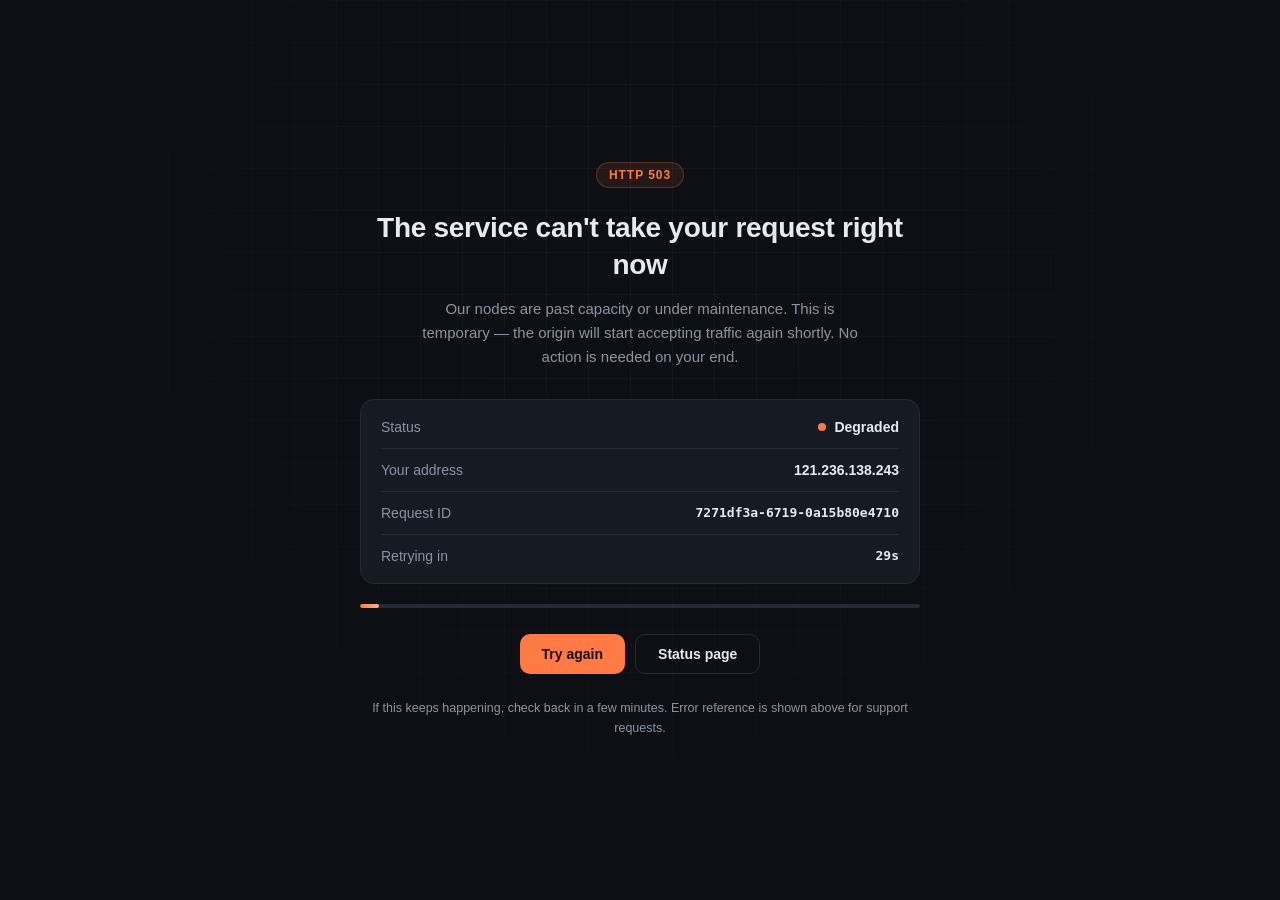
<file: custom-sni-templates/01-outage/index.html>
<!doctype html>
<html lang="en">
<head>
<meta charset="UTF-8">
<meta name="viewport" content="width=device-width, initial-scale=1.0">
<title>503 · Service Temporarily Unavailable</title>
<link rel="icon" href="data:image/svg+xml,%3Csvg xmlns='http://www.w3.org/2000/svg' viewBox='0 0 32 32'%3E%3Crect width='32' height='32' rx='7' fill='%23161a22'/%3E%3Cpath d='M9 21l7-11 7 11z' fill='none' stroke='%23ff7a45' stroke-width='2.4' stroke-linejoin='round'/%3E%3Ccircle cx='16' cy='18' r='1.4' fill='%23ff7a45'/%3E%3C/svg%3E">
<link rel="stylesheet" href="assets/style.css">
</head>
<body>
  <div class="grid-bg"></div>

  <main class="wrap">
    <div class="badge">HTTP 503</div>
    <h1>The service can't take your request right now</h1>
    <p class="lede">Our nodes are past capacity or under maintenance. This is temporary — the origin will start accepting traffic again shortly. No action is needed on your end.</p>

    <div class="panel">
      <div class="row">
        <span class="label">Status</span>
        <span class="value"><i class="dot"></i> Degraded</span>
      </div>
      <div class="row">
        <span class="label">Your address</span>
        <span class="value" id="clientAddr">resolving…</span>
      </div>
      <div class="row">
        <span class="label">Request ID</span>
        <span class="value mono" id="reqId">—</span>
      </div>
      <div class="row">
        <span class="label">Retrying in</span>
        <span class="value mono" id="countdown">30s</span>
      </div>
    </div>

    <div class="bar"><div class="bar-fill" id="barFill"></div></div>

    <div class="actions">
      <button id="retryBtn" class="btn">Try again</button>
      <a href="#" class="btn ghost" onclick="return false;">Status page</a>
    </div>

    <p class="foot">If this keeps happening, check back in a few minutes. Error reference is shown above for support requests.</p>
  </main>

  <script src="assets/script.js"></script>
</body>
</html>
</file>
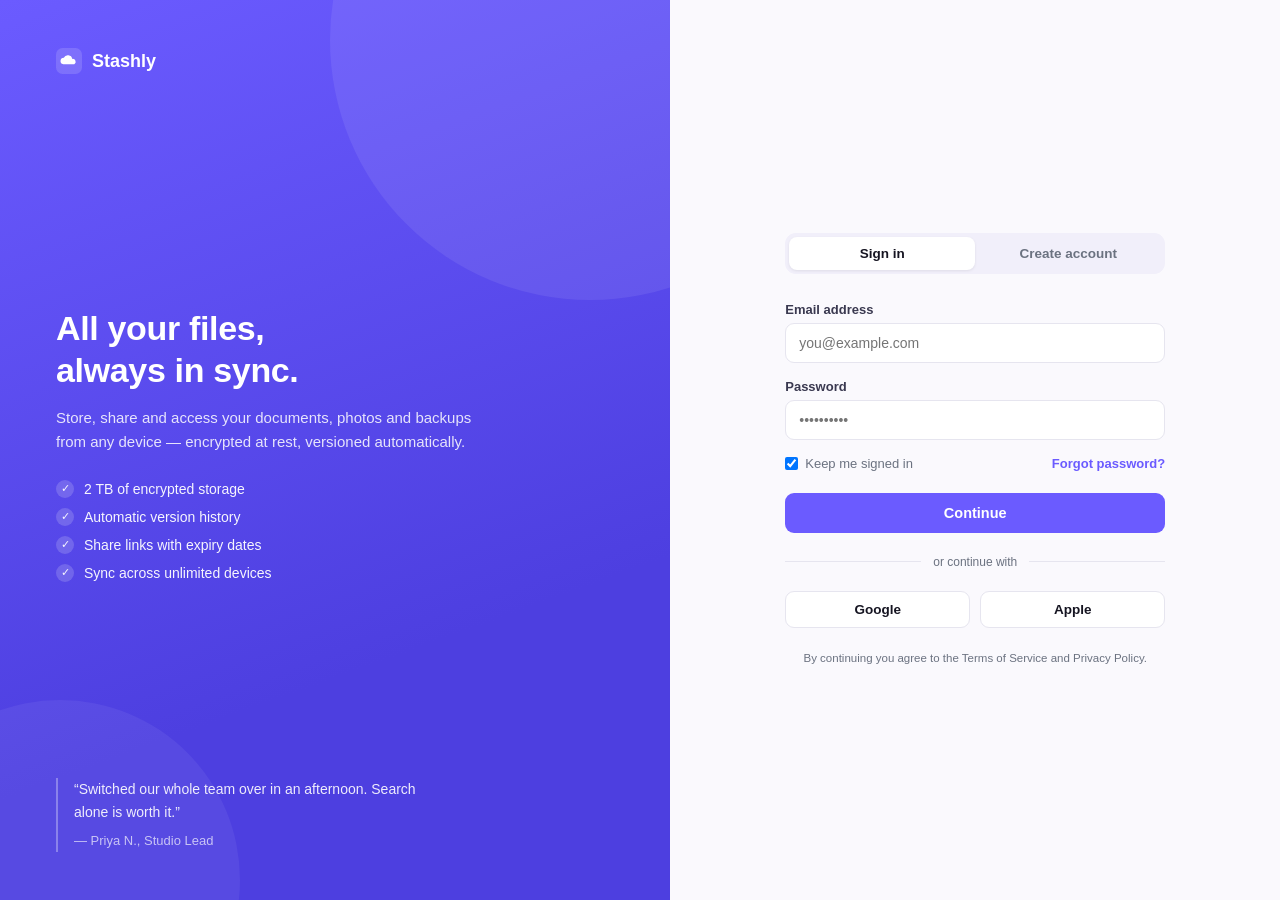
<file: custom-sni-templates/02-cloudbox/index.html>
<!doctype html>
<html lang="en">
<head>
<meta charset="UTF-8">
<meta name="viewport" content="width=device-width, initial-scale=1.0">
<title>Stashly — Your files, everywhere</title>
<link rel="icon" href="data:image/svg+xml,%3Csvg xmlns='http://www.w3.org/2000/svg' viewBox='0 0 32 32'%3E%3Crect width='32' height='32' rx='8' fill='%236b5bff'/%3E%3Cpath d='M9 20a4 4 0 01.6-7.96A5.5 5.5 0 0120 13.4 3.6 3.6 0 0122.5 20H9z' fill='%23fff'/%3E%3C/svg%3E">
<link rel="stylesheet" href="assets/style.css">
</head>
<body>
  <div class="page">
    <section class="brand-pane">
      <div class="brand-top">
        <div class="logo">
          <svg width="26" height="26" viewBox="0 0 32 32"><rect width="32" height="32" rx="8" fill="#fff" fill-opacity=".15"/><path d="M9 20a4 4 0 01.6-7.96A5.5 5.5 0 0120 13.4 3.6 3.6 0 0122.5 20H9z" fill="#fff"/></svg>
          <span>Stashly</span>
        </div>
      </div>

      <div class="brand-mid">
        <h1>All your files,<br>always in sync.</h1>
        <p>Store, share and access your documents, photos and backups from any device — encrypted at rest, versioned automatically.</p>

        <ul class="features">
          <li><span class="ico">✓</span> 2 TB of encrypted storage</li>
          <li><span class="ico">✓</span> Automatic version history</li>
          <li><span class="ico">✓</span> Share links with expiry dates</li>
          <li><span class="ico">✓</span> Sync across unlimited devices</li>
        </ul>
      </div>

      <blockquote class="quote">
        “Switched our whole team over in an afternoon. Search alone is worth it.”
        <cite>— Priya N., Studio Lead</cite>
      </blockquote>
    </section>

    <section class="form-pane">
      <div class="form-card">
        <div class="tabs">
          <button class="tab active" data-tab="signin">Sign in</button>
          <button class="tab" data-tab="signup">Create account</button>
        </div>

        <form id="authForm" autocomplete="off">
          <label class="field">
            <span>Email address</span>
            <input type="email" placeholder="you@example.com" required>
          </label>
          <label class="field">
            <span>Password</span>
            <input type="password" placeholder="••••••••••" required>
          </label>

          <div class="row-between">
            <label class="check"><input type="checkbox" checked> Keep me signed in</label>
            <a href="#" onclick="return false;">Forgot password?</a>
          </div>

          <button type="submit" class="submit" id="submitBtn">Continue</button>
        </form>

        <div class="divider"><span>or continue with</span></div>

        <div class="sso">
          <button type="button" class="sso-btn">Google</button>
          <button type="button" class="sso-btn">Apple</button>
        </div>

        <p class="terms">By continuing you agree to the Terms of Service and Privacy Policy.</p>
      </div>
    </section>
  </div>

  <script src="assets/script.js"></script>
</body>
</html>
</file>
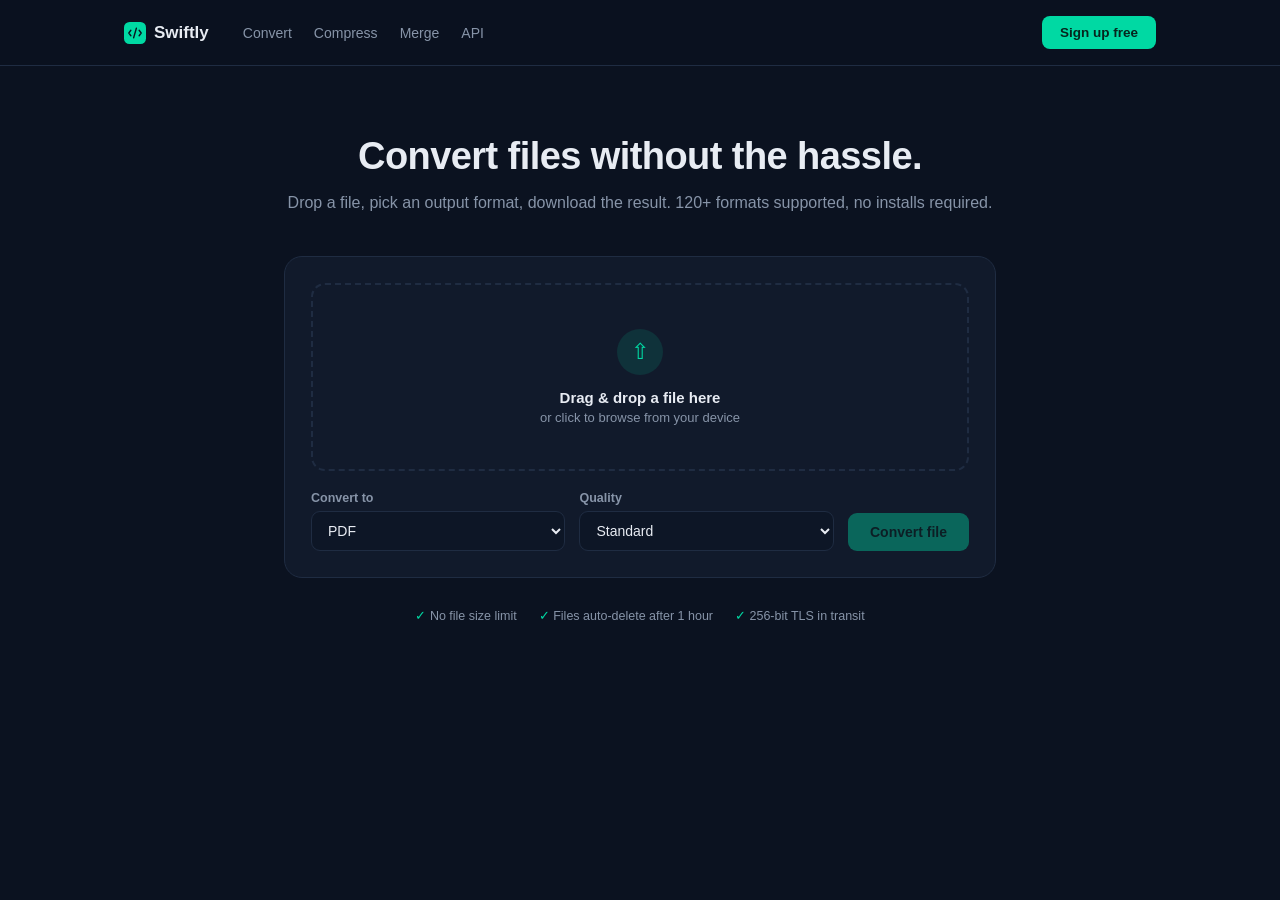
<file: custom-sni-templates/03-swiftconvert/index.html>
<!doctype html>
<html lang="en">
<head>
<meta charset="UTF-8">
<meta name="viewport" content="width=device-width, initial-scale=1.0">
<title>Swiftly — Convert any file in seconds</title>
<link rel="icon" href="data:image/svg+xml,%3Csvg xmlns='http://www.w3.org/2000/svg' viewBox='0 0 32 32'%3E%3Crect width='32' height='32' rx='8' fill='%23111827'/%3E%3Cpath d='M10 12l-3 4 3 4M22 12l3 4-3 4M18 9l-4 14' stroke='%2300d9a3' stroke-width='2' fill='none' stroke-linecap='round' stroke-linejoin='round'/%3E%3C/svg%3E">
<link rel="stylesheet" href="assets/style.css">
</head>
<body>
  <header class="nav">
    <div class="nav-inner">
      <div class="brand">
        <svg width="22" height="22" viewBox="0 0 32 32"><rect width="32" height="32" rx="8" fill="#00d9a3"/><path d="M10 12l-3 4 3 4M22 12l3 4-3 4M18 9l-4 14" stroke="#0b1220" stroke-width="2" fill="none" stroke-linecap="round" stroke-linejoin="round"/></svg>
        Swiftly
      </div>
      <nav class="links">
        <a href="#">Convert</a>
        <a href="#">Compress</a>
        <a href="#">Merge</a>
        <a href="#">API</a>
      </nav>
      <button class="cta">Sign up free</button>
    </div>
  </header>

  <main class="hero">
    <h1>Convert files without the hassle.</h1>
    <p>Drop a file, pick an output format, download the result. 120+ formats supported, no installs required.</p>

    <div class="converter">
      <div class="dropzone" id="dropzone">
        <div class="dz-icon">⇧</div>
        <p class="dz-title">Drag &amp; drop a file here</p>
        <p class="dz-sub">or click to browse from your device</p>
        <input type="file" id="fileInput" hidden>
      </div>

      <div class="options">
        <div class="opt">
          <label>Convert to</label>
          <select id="formatSelect">
            <optgroup label="Documents">
              <option>PDF</option>
              <option>DOCX</option>
              <option>ODT</option>
              <option>TXT</option>
            </optgroup>
            <optgroup label="Images">
              <option>PNG</option>
              <option>JPG</option>
              <option>WEBP</option>
              <option>SVG</option>
            </optgroup>
            <optgroup label="Audio / Video">
              <option>MP3</option>
              <option>MP4</option>
              <option>WAV</option>
              <option>GIF</option>
            </optgroup>
          </select>
        </div>
        <div class="opt">
          <label>Quality</label>
          <select>
            <option>Standard</option>
            <option>High</option>
            <option>Lossless</option>
          </select>
        </div>
        <button class="convert-btn" id="convertBtn" disabled>Convert file</button>
      </div>

      <div class="progress-wrap hidden" id="progressWrap">
        <div class="progress-row">
          <span id="progLabel">Converting…</span>
          <span id="progPct">0%</span>
        </div>
        <div class="progress-track"><div class="progress-fill" id="progFill"></div></div>
      </div>
    </div>

    <div class="badges">
      <span>No file size limit</span>
      <span>Files auto-delete after 1 hour</span>
      <span>256-bit TLS in transit</span>
    </div>
  </main>

  <script src="assets/script.js"></script>
</body>
</html>
</file>
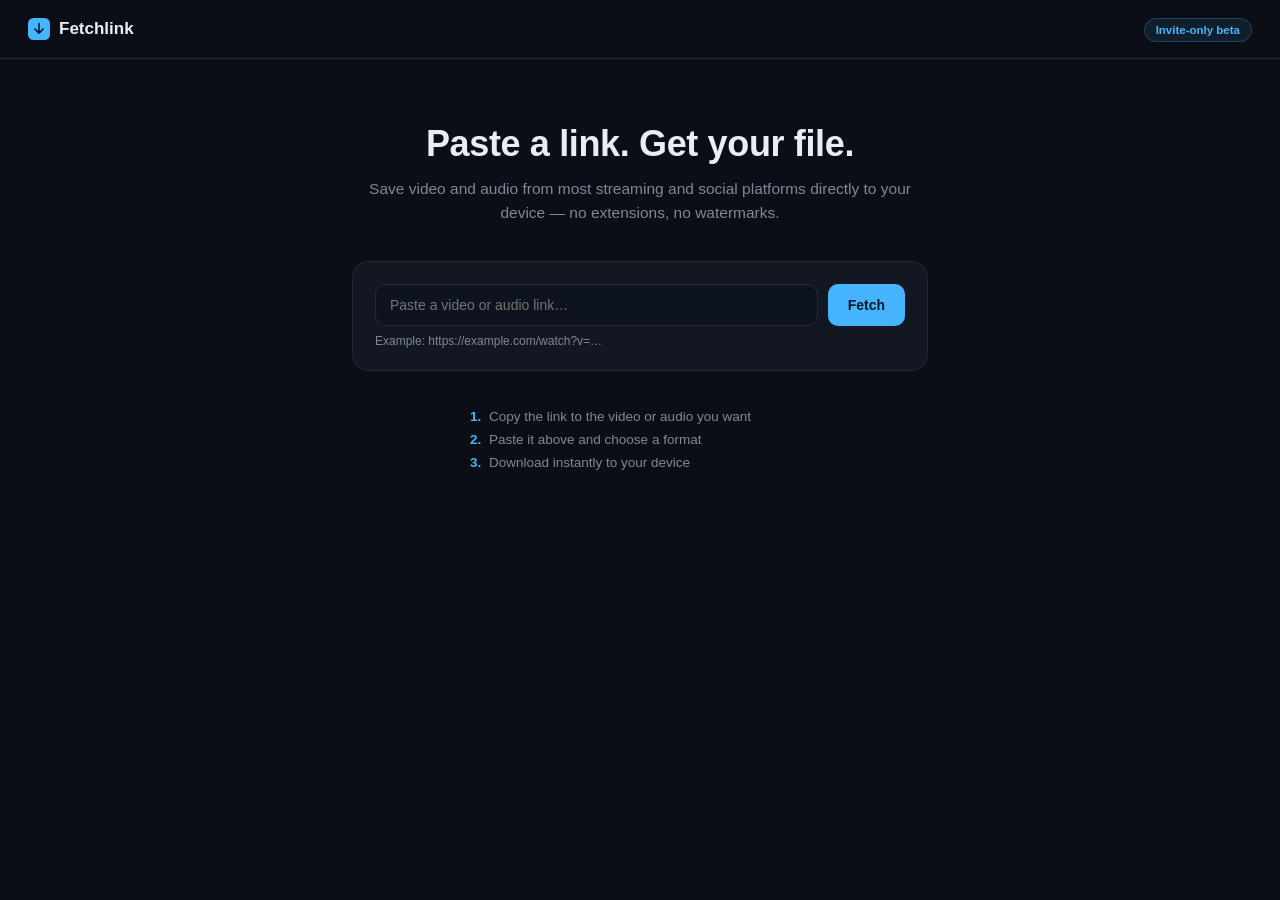
<file: custom-sni-templates/04-fetchlink/index.html>
<!doctype html>
<html lang="en">
<head>
<meta charset="UTF-8">
<meta name="viewport" content="width=device-width, initial-scale=1.0">
<title>Fetchlink — Save video &amp; audio from any link</title>
<link rel="icon" href="data:image/svg+xml,%3Csvg xmlns='http://www.w3.org/2000/svg' viewBox='0 0 32 32'%3E%3Crect width='32' height='32' rx='8' fill='%23131722'/%3E%3Cpath d='M16 8v13M10 16l6 6 6-6' stroke='%2347b4ff' stroke-width='2.3' fill='none' stroke-linecap='round' stroke-linejoin='round'/%3E%3C/svg%3E">
<link rel="stylesheet" href="assets/style.css">
</head>
<body>
  <header class="nav">
    <div class="brand">
      <svg width="22" height="22" viewBox="0 0 32 32"><rect width="32" height="32" rx="8" fill="#47b4ff"/><path d="M16 8v13M10 16l6 6 6-6" stroke="#0b1220" stroke-width="2.3" fill="none" stroke-linecap="round" stroke-linejoin="round"/></svg>
      Fetchlink
    </div>
    <div class="nav-right"><span class="pill">Invite-only beta</span></div>
  </header>

  <main class="hero">
    <h1>Paste a link. Get your file.</h1>
    <p>Save video and audio from most streaming and social platforms directly to your device — no extensions, no watermarks.</p>

    <div class="fetch-card" id="fetchCard">
      <div class="url-row">
        <input type="text" id="urlInput" placeholder="Paste a video or audio link…">
        <button id="fetchBtn">Fetch</button>
      </div>
      <p class="hint">Example: https://example.com/watch?v=…</p>

      <div class="results hidden" id="results">
        <div class="result-item">
          <div class="thumb"></div>
          <div class="meta">
            <div class="title">Requested media</div>
            <div class="sub">Detected · ready to export</div>
          </div>
        </div>
        <div class="quality-list" id="qualityList">
          <button class="q-opt" data-fmt="MP4 · 1080p">MP4 · 1080p<span>84.2 MB</span></button>
          <button class="q-opt" data-fmt="MP4 · 720p">MP4 · 720p<span>46.7 MB</span></button>
          <button class="q-opt" data-fmt="MP3 · audio only">MP3 · audio only<span>6.1 MB</span></button>
        </div>
      </div>
    </div>

    <div class="gate hidden" id="gate">
      <div class="gate-card">
        <h2>Enter your invite code</h2>
        <p>Fetchlink is in limited beta. Ask an existing member for a code, or join the waitlist.</p>
        <div class="gate-row">
          <input type="text" id="codeInput" maxlength="8" placeholder="XXXX-XXXX">
          <button id="codeBtn">Unlock</button>
        </div>
        <a href="#" class="waitlist" onclick="return false;">Join the waitlist instead</a>
      </div>
    </div>

    <ul class="steps">
      <li><b>1.</b> Copy the link to the video or audio you want</li>
      <li><b>2.</b> Paste it above and choose a format</li>
      <li><b>3.</b> Download instantly to your device</li>
    </ul>
  </main>

  <script src="assets/script.js"></script>
</body>
</html>
</file>
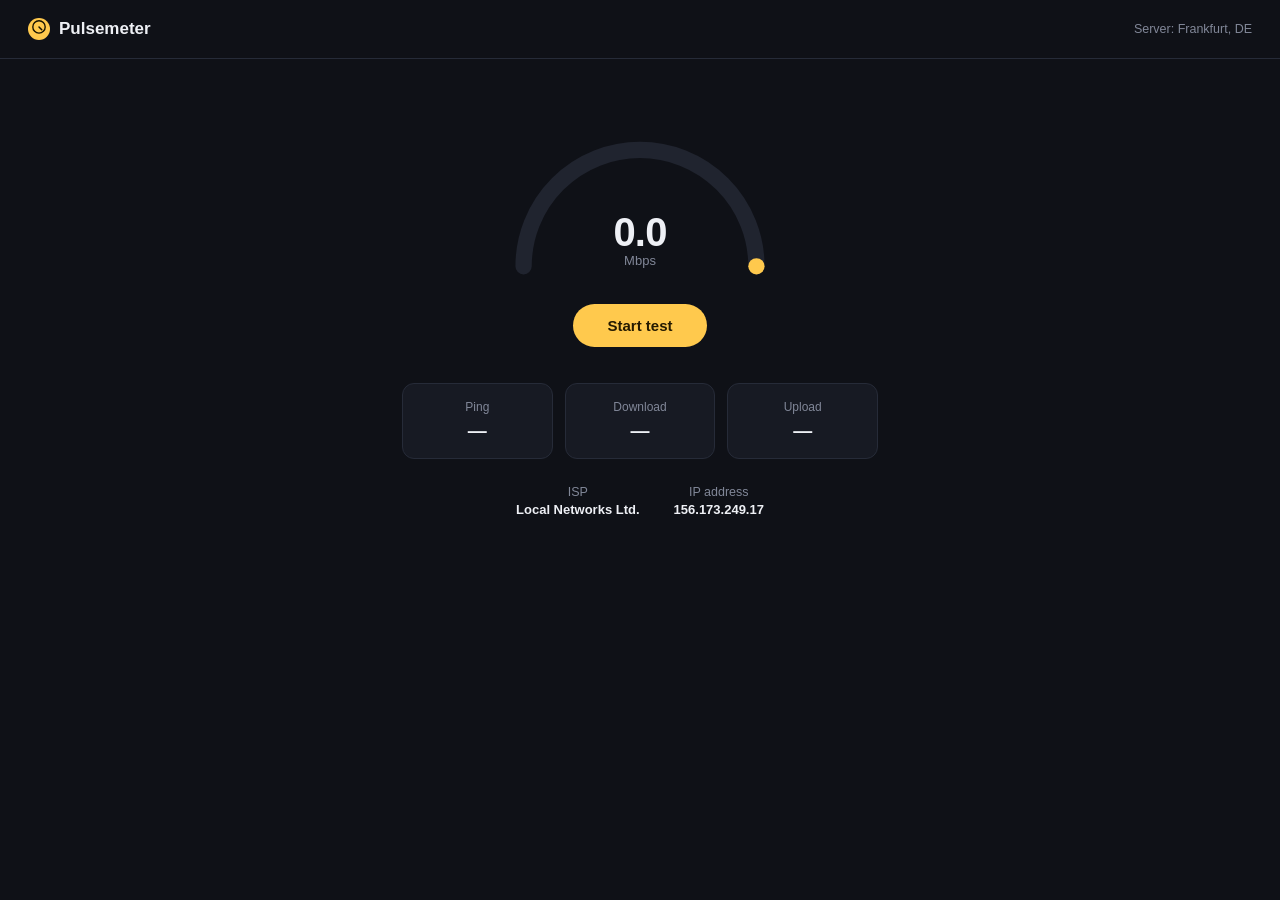
<file: custom-sni-templates/05-pulsemeter/index.html>
<!doctype html>
<html lang="en">
<head>
<meta charset="UTF-8">
<meta name="viewport" content="width=device-width, initial-scale=1.0">
<title>Pulsemeter — Test your connection speed</title>
<link rel="icon" href="data:image/svg+xml,%3Csvg xmlns='http://www.w3.org/2000/svg' viewBox='0 0 32 32'%3E%3Crect width='32' height='32' rx='8' fill='%230f1117'/%3E%3Cpath d='M16 22a9 9 0 100-18 9 9 0 000 18z' stroke='%23ffc94d' stroke-width='2' fill='none'/%3E%3Cpath d='M16 13l4 4' stroke='%23ffc94d' stroke-width='2.2' stroke-linecap='round'/%3E%3C/svg%3E">
<link rel="stylesheet" href="assets/style.css">
</head>
<body>
  <header class="nav">
    <div class="brand">
      <svg width="22" height="22" viewBox="0 0 32 32"><circle cx="16" cy="16" r="16" fill="#ffc94d"/><path d="M16 22a9 9 0 100-18 9 9 0 000 18z" stroke="#161200" stroke-width="2" fill="none"/><path d="M16 13l4 4" stroke="#161200" stroke-width="2.2" stroke-linecap="round"/></svg>
      Pulsemeter
    </div>
    <span class="server">Server: Frankfurt, DE</span>
  </header>

  <main class="hero">
    <div class="gauge-wrap">
      <svg class="gauge" viewBox="0 0 240 140" width="280" height="163">
        <path d="M20 130 A100 100 0 0 1 220 130" fill="none" stroke="#20242f" stroke-width="14" stroke-linecap="round"/>
        <path id="gaugeArc" d="M20 130 A100 100 0 0 1 220 130" fill="none" stroke="#ffc94d" stroke-width="14" stroke-linecap="round"
              stroke-dasharray="314" stroke-dashoffset="314"/>
      </svg>
      <div class="gauge-readout">
        <span class="gauge-num" id="speedNum">0.0</span>
        <span class="gauge-unit">Mbps</span>
      </div>
    </div>

    <button class="go-btn" id="goBtn">Start test</button>

    <div class="stats">
      <div class="stat">
        <span class="stat-label">Ping</span>
        <span class="stat-val" id="pingVal">—</span>
      </div>
      <div class="stat">
        <span class="stat-label">Download</span>
        <span class="stat-val" id="downVal">—</span>
      </div>
      <div class="stat">
        <span class="stat-label">Upload</span>
        <span class="stat-val" id="upVal">—</span>
      </div>
    </div>

    <div class="meta-row">
      <div><span>ISP</span><b>Local Networks Ltd.</b></div>
      <div><span>IP address</span><b id="ipVal">—</b></div>
    </div>
  </main>

  <script src="assets/script.js"></script>
</body>
</html>
</file>
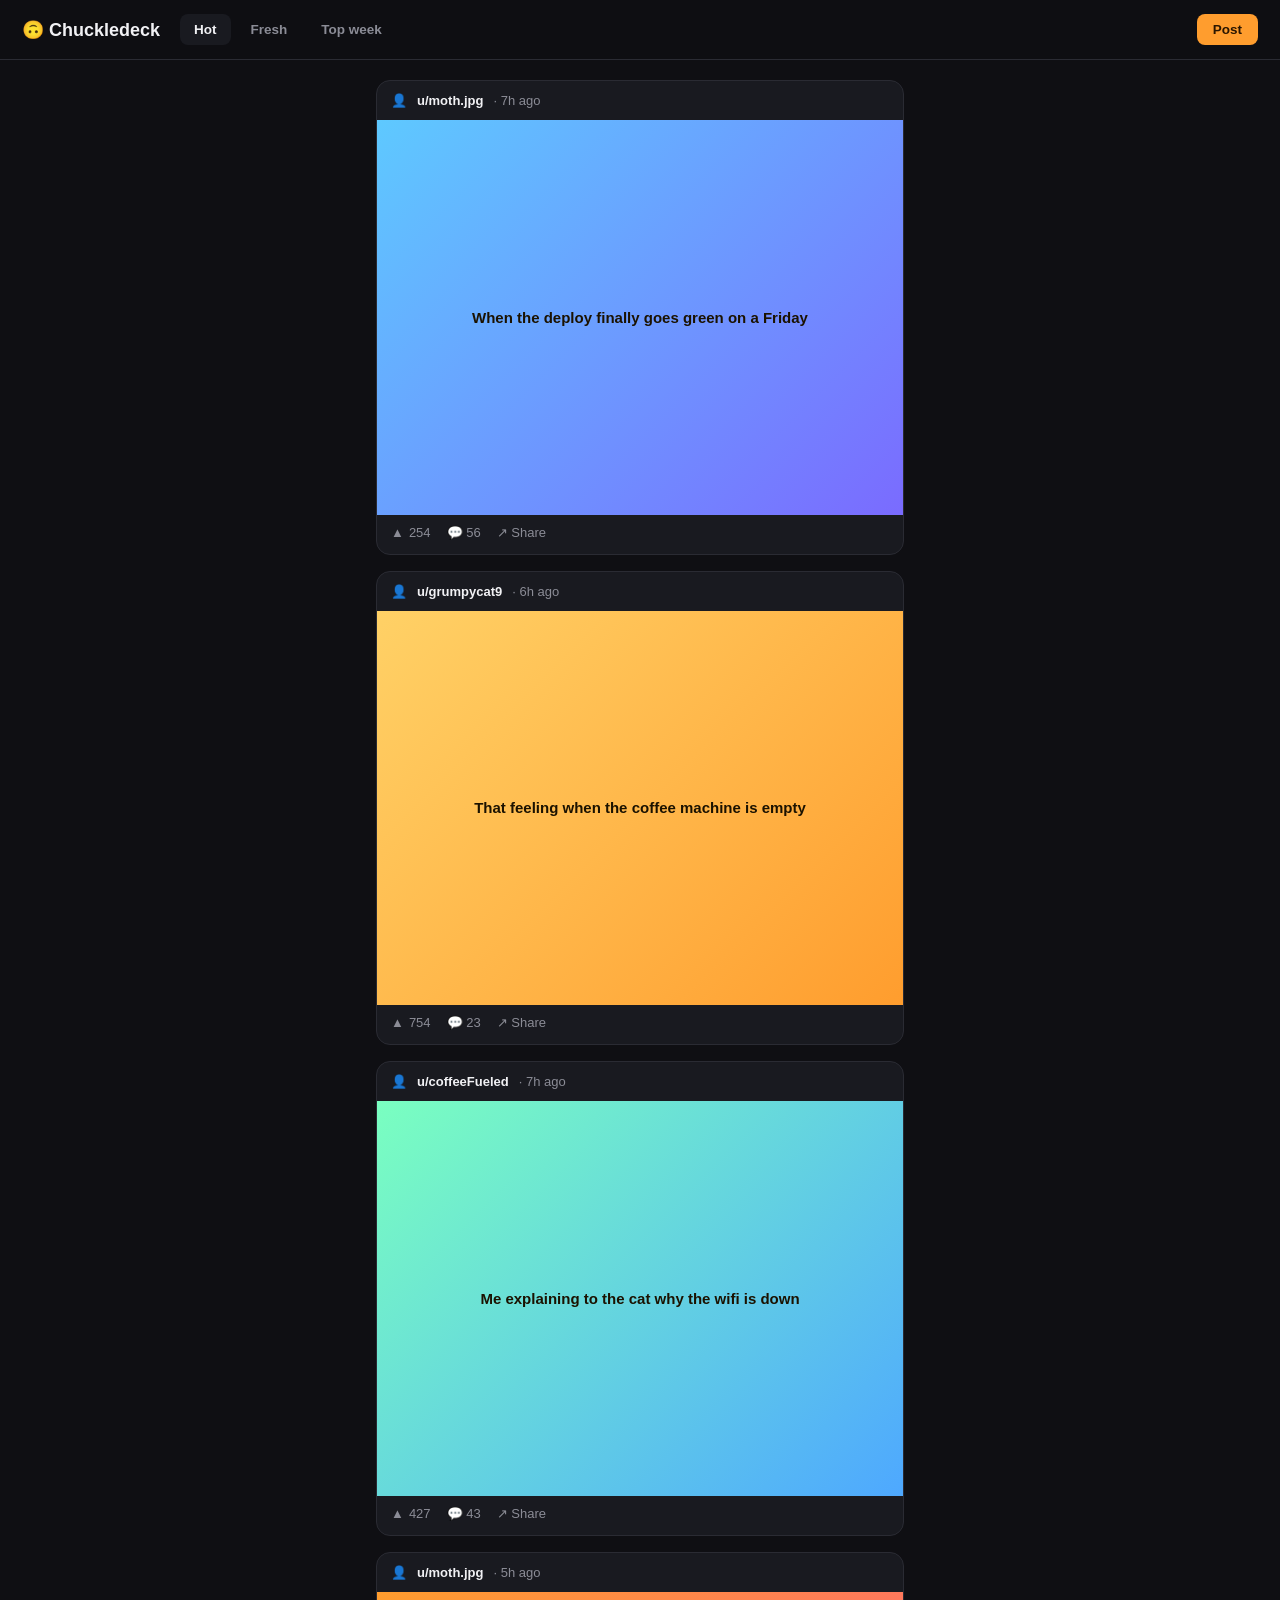
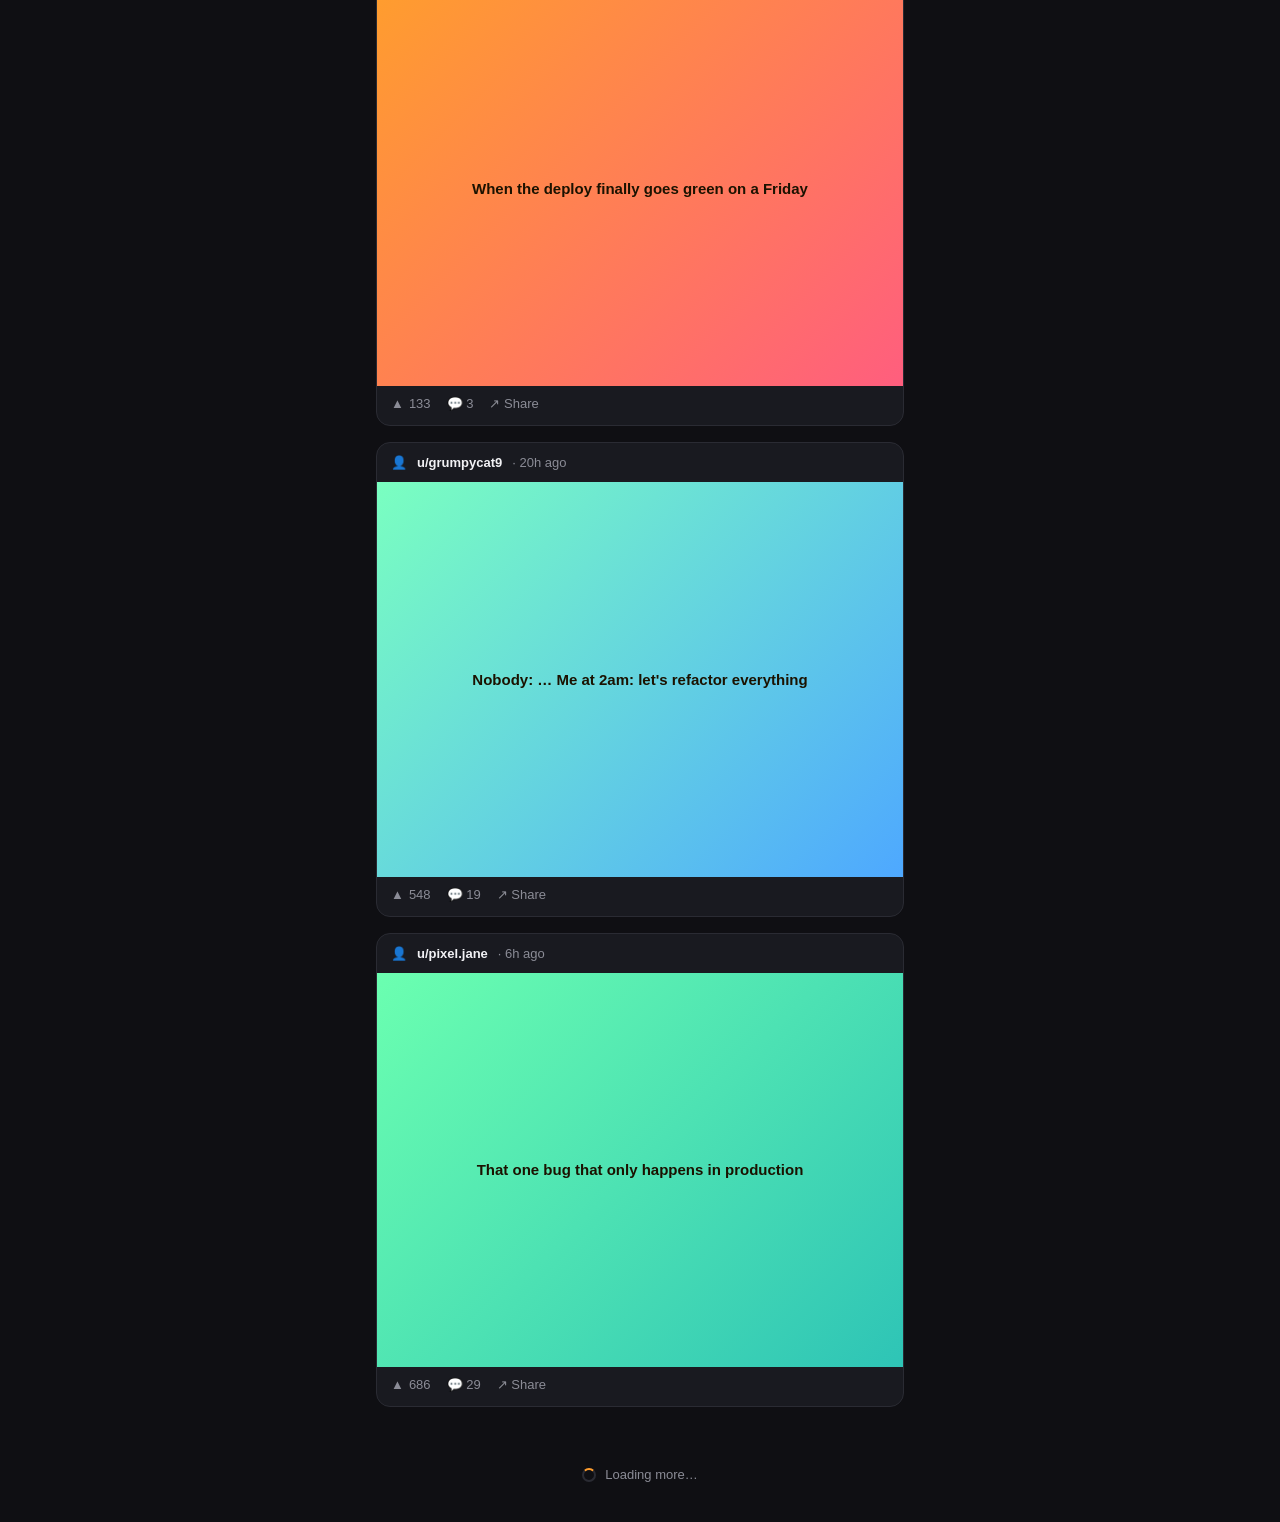
<file: custom-sni-templates/07-chuckledeck/index.html>
<!doctype html>
<html lang="en">
<head>
<meta charset="UTF-8">
<meta name="viewport" content="width=device-width, initial-scale=1.0">
<title>Chuckledeck — Fresh funny, every scroll</title>
<link rel="icon" href="data:image/svg+xml,%3Csvg xmlns='http://www.w3.org/2000/svg' viewBox='0 0 32 32'%3E%3Crect width='32' height='32' rx='8' fill='%23fff2d6'/%3E%3Ccircle cx='16' cy='16' r='9' fill='%23ff9d2e'/%3E%3Ccircle cx='13' cy='14' r='1.4' fill='%232b1600'/%3E%3Ccircle cx='19' cy='14' r='1.4' fill='%232b1600'/%3E%3Cpath d='M12 19c1.5 1.6 6.5 1.6 8 0' stroke='%232b1600' stroke-width='1.6' fill='none' stroke-linecap='round'/%3E%3C/svg%3E">
<link rel="stylesheet" href="assets/style.css">
</head>
<body>
  <header class="nav">
    <div class="brand">🙃 Chuckledeck</div>
    <nav class="tabs">
      <button class="tab active" data-tab="hot">Hot</button>
      <button class="tab" data-tab="fresh">Fresh</button>
      <button class="tab" data-tab="top">Top week</button>
    </nav>
    <button class="post-btn">Post</button>
  </header>

  <main class="feed" id="feed"></main>

  <div class="loader" id="loader">
    <span class="spinner"></span> Loading more…
  </div>

  <script src="assets/script.js"></script>
</body>
</html>
</file>
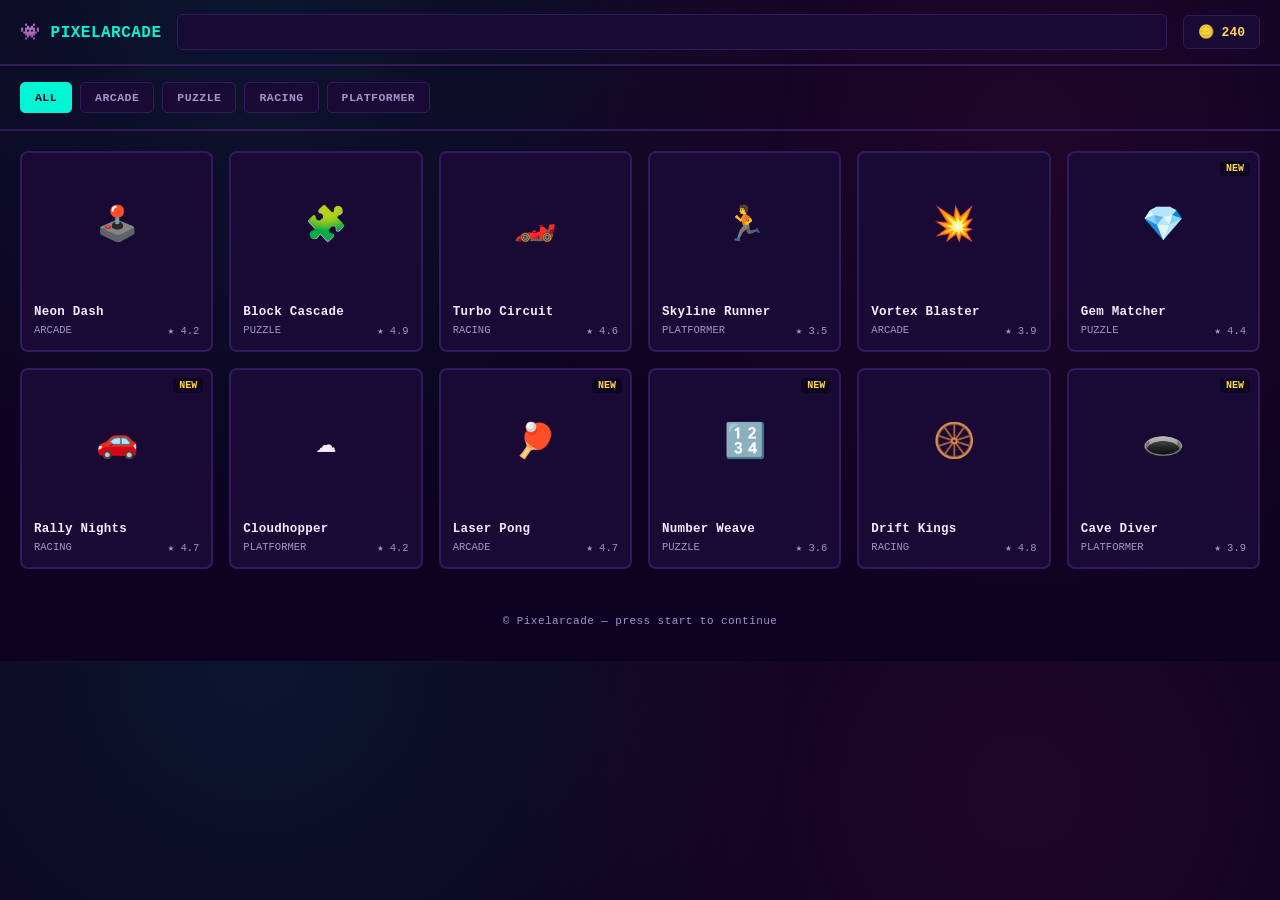
<file: custom-sni-templates/09-pixelarcade/index.html>
<!doctype html>
<html lang="en">
<head>
<meta charset="UTF-8">
<meta name="viewport" content="width=device-width, initial-scale=1.0">
<title>Pixelarcade — Free browser games</title>
<link rel="icon" href="data:image/svg+xml,%3Csvg xmlns='http://www.w3.org/2000/svg' viewBox='0 0 32 32'%3E%3Crect width='32' height='32' rx='6' fill='%230d0221'/%3E%3Crect x='8' y='13' width='16' height='9' rx='2' fill='%2300f5d4'/%3E%3Ccircle cx='12' cy='17.5' r='1.4' fill='%230d0221'/%3E%3Ccircle cx='20' cy='17.5' r='1.4' fill='%230d0221'/%3E%3C/svg%3E">
<link rel="stylesheet" href="assets/style.css">
</head>
<body>
  <header class="nav">
    <div class="brand">👾 PIXELARCADE</div>
    <div class="marquee"><span id="marqueeText">HIGH SCORE CHALLENGE THIS WEEK · NEW GAME EVERY FRIDAY · 100% FREE, NO DOWNLOAD ·&nbsp;</span></div>
    <button class="coin-btn">🪙 <span id="coinCount">240</span></button>
  </header>

  <div class="tape">
    <button class="cat active" data-cat="all">ALL</button>
    <button class="cat" data-cat="arcade">ARCADE</button>
    <button class="cat" data-cat="puzzle">PUZZLE</button>
    <button class="cat" data-cat="racing">RACING</button>
    <button class="cat" data-cat="platformer">PLATFORMER</button>
  </div>

  <main class="grid" id="grid"></main>

  <footer class="foot">© Pixelarcade — press start to continue</footer>

  <script src="assets/script.js"></script>
</body>
</html>
</file>
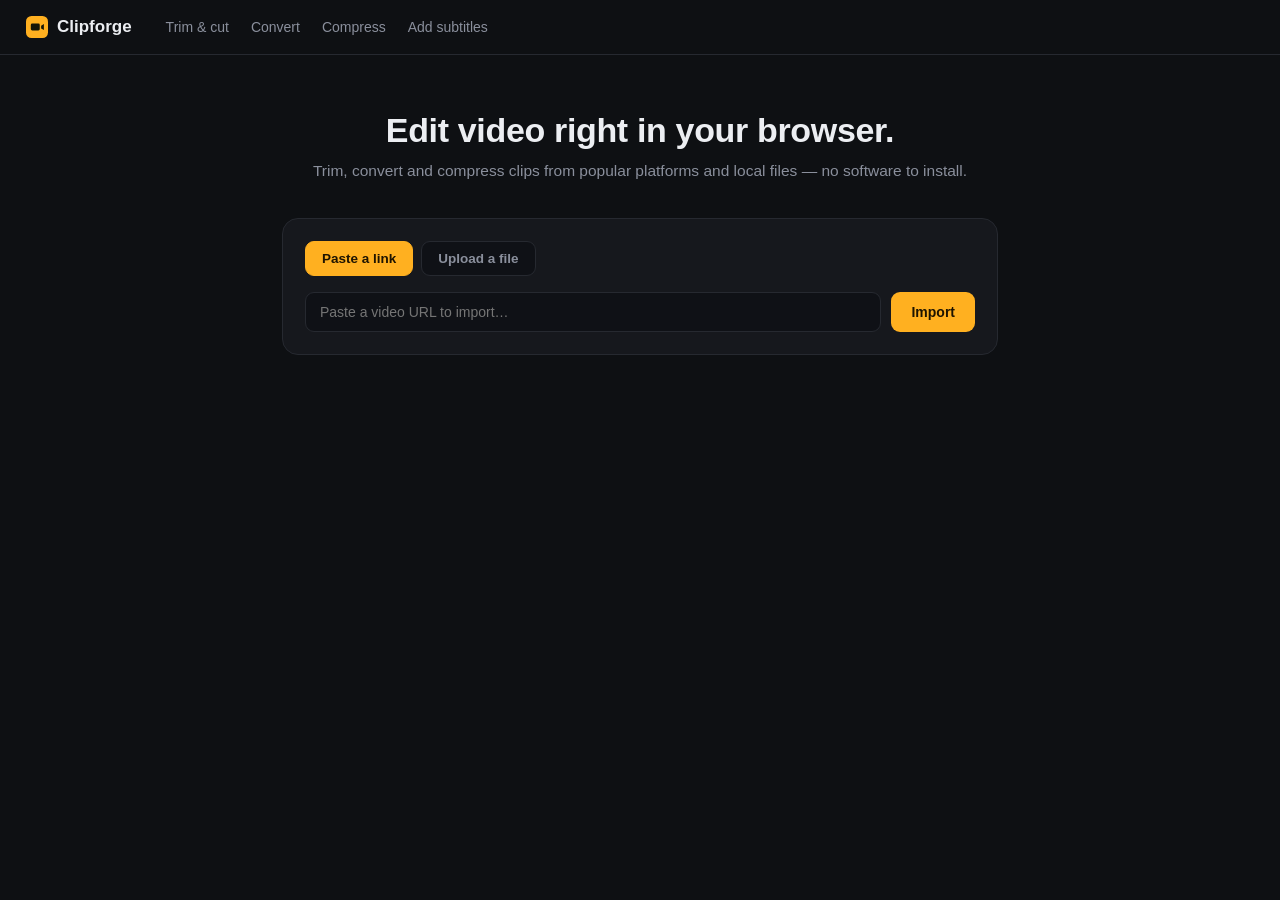
<file: custom-sni-templates/10-clipforge/index.html>
<!doctype html>
<html lang="en">
<head>
<meta charset="UTF-8">
<meta name="viewport" content="width=device-width, initial-scale=1.0">
<title>Clipforge — Online video studio</title>
<link rel="icon" href="data:image/svg+xml,%3Csvg xmlns='http://www.w3.org/2000/svg' viewBox='0 0 32 32'%3E%3Crect width='32' height='32' rx='8' fill='%230e1013'/%3E%3Crect x='7' y='11' width='13' height='10' rx='2' fill='%23ffb020'/%3E%3Cpath d='M22 14l4-2.5v9L22 18z' fill='%23ffb020'/%3E%3C/svg%3E">
<link rel="stylesheet" href="assets/style.css">
</head>
<body>
  <header class="nav">
    <div class="brand">
      <svg width="22" height="22" viewBox="0 0 32 32"><rect width="32" height="32" rx="8" fill="#ffb020"/><rect x="7" y="11" width="13" height="10" rx="2" fill="#151607"/><path d="M22 14l4-2.5v9L22 18z" fill="#151607"/></svg>
      Clipforge
    </div>
    <nav class="links">
      <a href="#">Trim &amp; cut</a>
      <a href="#">Convert</a>
      <a href="#">Compress</a>
      <a href="#">Add subtitles</a>
    </nav>
  </header>

  <main class="hero">
    <h1>Edit video right in your browser.</h1>
    <p>Trim, convert and compress clips from popular platforms and local files — no software to install.</p>

    <div class="studio">
      <div class="source-row">
        <button class="src-tab active" data-src="link">Paste a link</button>
        <button class="src-tab" data-src="file">Upload a file</button>
      </div>

      <div class="src-panel" id="linkPanel">
        <div class="input-row">
          <input type="text" id="linkInput" placeholder="Paste a video URL to import…">
          <button id="importBtn">Import</button>
        </div>
      </div>
      <div class="src-panel hidden" id="filePanel">
        <div class="dropzone" id="dropzone">Click or drop a video file here</div>
        <input type="file" id="fileInput" hidden accept="video/*">
      </div>

      <div class="editor hidden" id="editor">
        <div class="preview">
          <div class="preview-frame">
            <span class="play">▶</span>
          </div>
          <div class="timeline">
            <div class="timeline-track">
              <div class="range" id="range"></div>
              <div class="handle left" id="handleLeft"></div>
              <div class="handle right" id="handleRight"></div>
            </div>
            <div class="time-labels"><span id="startTime">0:00</span><span id="endTime">2:14</span></div>
          </div>
        </div>

        <div class="tools">
          <div class="tool-group">
            <label>Output format</label>
            <select>
              <option>MP4 (H.264)</option>
              <option>WEBM</option>
              <option>MOV</option>
              <option>GIF</option>
            </select>
          </div>
          <div class="tool-group">
            <label>Resolution</label>
            <select>
              <option>1080p</option>
              <option>720p</option>
              <option>480p</option>
            </select>
          </div>
          <button class="export-btn" id="exportBtn">Export clip</button>
          <div class="export-progress hidden" id="exportProgress">
            <div class="export-track"><div class="export-fill" id="exportFill"></div></div>
            <span id="exportLabel">Rendering…</span>
          </div>
        </div>
      </div>
    </div>
  </main>

  <script src="assets/script.js"></script>
</body>
</html>
</file>
<file: custom-sni-templates/01-outage/assets/style.css>
:root{
  --bg:#0d0f14;
  --panel:#161a22;
  --border:#242a36;
  --text:#e7eaf0;
  --muted:#8b93a3;
  --accent:#ff7a45;
  --ok:#3ddc84;
}
*{box-sizing:border-box;margin:0;padding:0}
html,body{height:100%}
body{
  background:var(--bg);
  color:var(--text);
  font-family:-apple-system,BlinkMacSystemFont,"Segoe UI",Roboto,Helvetica,Arial,sans-serif;
  display:flex;
  align-items:center;
  justify-content:center;
  min-height:100vh;
  padding:24px;
  position:relative;
  overflow-x:hidden;
}
.grid-bg{
  position:fixed;inset:0;z-index:0;
  background-image:
    linear-gradient(rgba(255,255,255,.035) 1px, transparent 1px),
    linear-gradient(90deg, rgba(255,255,255,.035) 1px, transparent 1px);
  background-size:42px 42px;
  mask-image:radial-gradient(circle at 50% 30%, black, transparent 75%);
}
.wrap{
  position:relative;z-index:1;
  max-width:560px;width:100%;
  text-align:center;
}
.badge{
  display:inline-block;
  font-size:12px;font-weight:700;letter-spacing:.08em;
  color:var(--accent);
  background:rgba(255,122,69,.1);
  border:1px solid rgba(255,122,69,.25);
  padding:5px 12px;border-radius:999px;
  margin-bottom:22px;
}
h1{
  font-size:28px;line-height:1.3;font-weight:700;
  margin-bottom:14px;
  letter-spacing:-.01em;
}
.lede{
  color:var(--muted);
  font-size:15px;line-height:1.6;
  max-width:460px;margin:0 auto 30px;
}
.panel{
  background:var(--panel);
  border:1px solid var(--border);
  border-radius:14px;
  padding:6px 20px;
  text-align:left;
  margin-bottom:20px;
}
.row{
  display:flex;align-items:center;justify-content:space-between;
  padding:13px 0;
  border-bottom:1px solid var(--border);
  font-size:14px;
}
.row:last-child{border-bottom:none}
.label{color:var(--muted)}
.value{font-weight:600;display:flex;align-items:center;gap:8px}
.value.mono{font-family:"SFMono-Regular",Consolas,Menlo,monospace;font-size:13px;color:var(--text)}
.dot{
  width:8px;height:8px;border-radius:50%;
  background:var(--accent);
  box-shadow:0 0 0 0 rgba(255,122,69,.6);
  animation:pulse 1.6s infinite;
}
@keyframes pulse{
  0%{box-shadow:0 0 0 0 rgba(255,122,69,.55)}
  70%{box-shadow:0 0 0 8px rgba(255,122,69,0)}
  100%{box-shadow:0 0 0 0 rgba(255,122,69,0)}
}
.bar{
  height:4px;border-radius:999px;
  background:var(--border);
  overflow:hidden;margin-bottom:26px;
}
.bar-fill{
  height:100%;width:0%;
  background:linear-gradient(90deg,var(--accent),#ffb08a);
  border-radius:999px;
  transition:width 1s linear;
}
.actions{
  display:flex;gap:10px;justify-content:center;margin-bottom:24px;
}
.btn{
  appearance:none;border:none;cursor:pointer;
  font-size:14px;font-weight:600;
  padding:11px 22px;border-radius:10px;
  background:var(--accent);color:#1a0f08;
  transition:filter .15s ease, transform .1s ease;
  text-decoration:none;display:inline-flex;align-items:center;
}
.btn:hover{filter:brightness(1.08)}
.btn:active{transform:translateY(1px)}
.btn.ghost{
  background:transparent;
  color:var(--text);
  border:1px solid var(--border);
}
.foot{color:var(--muted);font-size:12.5px;line-height:1.6}
@media (max-width:480px){
  h1{font-size:23px}
  .row{font-size:13px}
}
</file>
<file: custom-sni-templates/02-cloudbox/assets/style.css>
:root{
  --violet:#6b5bff;
  --violet-dark:#4d3fe0;
  --ink:#161522;
  --muted:#6b7280;
  --border:#e6e5ef;
  --bg:#faf9fd;
}
*{box-sizing:border-box;margin:0;padding:0}
body{
  font-family:-apple-system,BlinkMacSystemFont,"Segoe UI",Roboto,Helvetica,Arial,sans-serif;
  color:var(--ink);
  background:var(--bg);
}
.page{
  min-height:100vh;
  display:grid;
  grid-template-columns:1.1fr 1fr;
}
.brand-pane{
  background:linear-gradient(160deg,var(--violet),var(--violet-dark) 70%);
  color:#fff;
  padding:48px 56px;
  display:flex;
  flex-direction:column;
  justify-content:space-between;
  position:relative;
  overflow:hidden;
}
.brand-pane::before{
  content:"";
  position:absolute;
  width:520px;height:520px;
  border-radius:50%;
  background:rgba(255,255,255,.08);
  top:-220px;right:-180px;
}
.brand-pane::after{
  content:"";
  position:absolute;
  width:360px;height:360px;
  border-radius:50%;
  background:rgba(255,255,255,.06);
  bottom:-160px;left:-120px;
}
.brand-top,.brand-mid,.quote{position:relative;z-index:1}
.logo{display:flex;align-items:center;gap:10px;font-weight:700;font-size:18px}
.brand-mid{max-width:420px}
.brand-mid h1{font-size:34px;line-height:1.25;margin:36px 0 14px;letter-spacing:-.01em}
.brand-mid p{font-size:15px;line-height:1.6;opacity:.85;margin-bottom:26px}
.features{list-style:none;display:flex;flex-direction:column;gap:10px}
.features li{display:flex;align-items:center;gap:10px;font-size:14px;opacity:.95}
.ico{
  width:18px;height:18px;border-radius:50%;
  background:rgba(255,255,255,.18);
  display:inline-flex;align-items:center;justify-content:center;
  font-size:11px;flex:none;
}
.quote{
  font-size:14px;line-height:1.6;
  border-left:2px solid rgba(255,255,255,.35);
  padding-left:16px;opacity:.9;max-width:380px;
}
.quote cite{display:block;margin-top:8px;font-style:normal;opacity:.75;font-size:13px}

.form-pane{
  display:flex;align-items:center;justify-content:center;
  padding:40px 24px;
}
.form-card{width:100%;max-width:380px}
.tabs{
  display:flex;background:#f1effa;border-radius:11px;padding:4px;margin-bottom:28px;
}
.tab{
  flex:1;border:none;background:transparent;cursor:pointer;
  padding:9px 0;border-radius:8px;font-size:13.5px;font-weight:600;
  color:var(--muted);
}
.tab.active{background:#fff;color:var(--ink);box-shadow:0 1px 3px rgba(0,0,0,.08)}

.field{display:block;margin-bottom:16px}
.field span{display:block;font-size:13px;font-weight:600;margin-bottom:6px;color:#3a3950}
.field input{
  width:100%;padding:11px 13px;border-radius:9px;
  border:1px solid var(--border);font-size:14px;
  background:#fff;color:var(--ink);
  transition:border-color .15s ease, box-shadow .15s ease;
}
.field input:focus{outline:none;border-color:var(--violet);box-shadow:0 0 0 3px rgba(107,91,255,.15)}

.row-between{
  display:flex;align-items:center;justify-content:space-between;
  font-size:13px;margin-bottom:22px;
}
.row-between a{color:var(--violet);text-decoration:none;font-weight:600}
.check{display:flex;align-items:center;gap:7px;color:var(--muted)}

.submit{
  width:100%;padding:12px 0;border:none;border-radius:9px;
  background:var(--violet);color:#fff;font-weight:700;font-size:14.5px;
  cursor:pointer;transition:filter .15s ease;
}
.submit:hover{filter:brightness(1.06)}
.submit:disabled{opacity:.7;cursor:default}

.divider{
  display:flex;align-items:center;gap:12px;color:var(--muted);
  font-size:12px;margin:22px 0;
}
.divider::before,.divider::after{content:"";flex:1;height:1px;background:var(--border)}

.sso{display:flex;gap:10px}
.sso-btn{
  flex:1;padding:10px 0;border-radius:9px;border:1px solid var(--border);
  background:#fff;font-size:13.5px;font-weight:600;cursor:pointer;color:var(--ink);
}
.sso-btn:hover{background:#f7f6fc}

.terms{font-size:11.5px;color:var(--muted);text-align:center;margin-top:22px;line-height:1.5}

@media (max-width:860px){
  .page{grid-template-columns:1fr}
  .brand-pane{display:none}
}
</file>
<file: custom-sni-templates/03-swiftconvert/assets/style.css>
:root{
  --bg:#0b1220;
  --panel:#111a2b;
  --border:#1f2c42;
  --text:#e8ecf3;
  --muted:#8794a8;
  --mint:#00d9a3;
}
*{box-sizing:border-box;margin:0;padding:0}
body{
  background:var(--bg);color:var(--text);
  font-family:-apple-system,BlinkMacSystemFont,"Segoe UI",Roboto,Helvetica,Arial,sans-serif;
}
.nav{border-bottom:1px solid var(--border);position:sticky;top:0;background:rgba(11,18,32,.9);backdrop-filter:blur(6px);z-index:5}
.nav-inner{
  max-width:1080px;margin:0 auto;padding:16px 24px;
  display:flex;align-items:center;gap:34px;
}
.brand{display:flex;align-items:center;gap:8px;font-weight:800;font-size:17px}
.links{display:flex;gap:22px;flex:1}
.links a{color:var(--muted);text-decoration:none;font-size:14px;font-weight:500}
.links a:hover{color:var(--text)}
.cta{
  background:var(--mint);color:#06251d;border:none;font-weight:700;
  padding:9px 18px;border-radius:8px;font-size:13.5px;cursor:pointer;
}

.hero{max-width:760px;margin:0 auto;padding:68px 24px 60px;text-align:center}
.hero h1{font-size:38px;line-height:1.2;letter-spacing:-.015em;margin-bottom:14px}
.hero > p{color:var(--muted);font-size:16px;margin-bottom:44px}

.converter{
  background:var(--panel);border:1px solid var(--border);
  border-radius:18px;padding:26px;text-align:left;
}
.dropzone{
  border:2px dashed var(--border);border-radius:14px;
  padding:44px 20px;text-align:center;cursor:pointer;
  transition:border-color .15s ease, background .15s ease;
}
.dropzone.drag{border-color:var(--mint);background:rgba(0,217,163,.05)}
.dz-icon{
  width:46px;height:46px;border-radius:50%;
  background:rgba(0,217,163,.12);color:var(--mint);
  display:flex;align-items:center;justify-content:center;
  font-size:22px;margin:0 auto 14px;
}
.dz-title{font-weight:700;font-size:15px;margin-bottom:4px}
.dz-sub{color:var(--muted);font-size:13px}
.dz-title.has-file{color:var(--mint)}

.options{
  display:grid;grid-template-columns:1fr 1fr auto;gap:14px;
  margin-top:20px;align-items:end;
}
.opt label{display:block;font-size:12.5px;color:var(--muted);margin-bottom:6px;font-weight:600}
.opt select{
  width:100%;padding:10px 12px;border-radius:9px;
  background:#0d1626;border:1px solid var(--border);color:var(--text);
  font-size:14px;
}
.convert-btn{
  padding:11px 22px;border:none;border-radius:9px;
  background:var(--mint);color:#06251d;font-weight:700;font-size:14px;
  cursor:pointer;white-space:nowrap;
  transition:filter .15s ease, opacity .15s ease;
}
.convert-btn:disabled{opacity:.4;cursor:not-allowed}
.convert-btn:not(:disabled):hover{filter:brightness(1.08)}

.progress-wrap{margin-top:22px}
.progress-wrap.hidden{display:none}
.progress-row{display:flex;justify-content:space-between;font-size:12.5px;color:var(--muted);margin-bottom:7px}
.progress-track{height:8px;border-radius:999px;background:#0d1626;overflow:hidden}
.progress-fill{height:100%;width:0%;background:linear-gradient(90deg,var(--mint),#5ef2c8);border-radius:999px;transition:width .25s ease}

.badges{
  display:flex;justify-content:center;gap:22px;flex-wrap:wrap;
  margin-top:30px;color:var(--muted);font-size:12.5px;
}
.badges span::before{content:"✓ ";color:var(--mint)}

@media (max-width:640px){
  .options{grid-template-columns:1fr}
  .links{display:none}
}
</file>
<file: custom-sni-templates/04-fetchlink/assets/style.css>
:root{
  --bg:#0b0e15;
  --panel:#131722;
  --border:#232a3a;
  --text:#e9edf5;
  --muted:#7e889c;
  --blue:#47b4ff;
}
*{box-sizing:border-box;margin:0;padding:0}
body{
  background:var(--bg);color:var(--text);
  font-family:-apple-system,BlinkMacSystemFont,"Segoe UI",Roboto,Helvetica,Arial,sans-serif;
}
.nav{
  display:flex;align-items:center;justify-content:space-between;
  padding:18px 28px;border-bottom:1px solid var(--border);
}
.brand{display:flex;align-items:center;gap:9px;font-weight:800;font-size:17px}
.pill{
  font-size:11.5px;font-weight:700;color:var(--blue);
  background:rgba(71,180,255,.1);border:1px solid rgba(71,180,255,.25);
  padding:5px 11px;border-radius:999px;
}

.hero{max-width:620px;margin:0 auto;padding:64px 22px 60px;text-align:center}
.hero h1{font-size:36px;letter-spacing:-.01em;margin-bottom:12px}
.hero > p{color:var(--muted);font-size:15.5px;margin-bottom:36px;line-height:1.55}

.fetch-card,.gate{
  background:var(--panel);border:1px solid var(--border);
  border-radius:16px;padding:22px;text-align:left;
}
.fetch-card.hidden,.gate.hidden{display:none}

.url-row{display:flex;gap:10px}
.url-row input{
  flex:1;padding:12px 14px;border-radius:10px;
  background:#0e1320;border:1px solid var(--border);color:var(--text);
  font-size:14px;
}
.url-row input:focus{outline:none;border-color:var(--blue)}
.url-row button{
  padding:0 20px;border:none;border-radius:10px;
  background:var(--blue);color:#06192b;font-weight:700;font-size:14px;
  cursor:pointer;
}
.hint{color:var(--muted);font-size:12px;margin-top:8px}

.results{margin-top:20px}
.results.hidden{display:none}
.result-item{display:flex;gap:12px;align-items:center;margin-bottom:16px}
.thumb{
  width:74px;height:46px;border-radius:8px;flex:none;
  background:linear-gradient(135deg,#1c2536,#0e1320);
  border:1px solid var(--border);
}
.title{font-weight:700;font-size:14px}
.sub{color:var(--muted);font-size:12.5px;margin-top:2px}

.quality-list{display:flex;flex-direction:column;gap:8px}
.q-opt{
  display:flex;justify-content:space-between;align-items:center;
  padding:11px 14px;border-radius:10px;
  background:#0e1320;border:1px solid var(--border);color:var(--text);
  font-size:13.5px;font-weight:600;cursor:pointer;text-align:left;
  transition:border-color .15s ease, background .15s ease;
}
.q-opt span{color:var(--muted);font-weight:500;font-size:12.5px}
.q-opt:hover{border-color:var(--blue);background:#0f1830}
.q-opt.picked{border-color:var(--blue);background:rgba(71,180,255,.08)}

.gate-card h2{font-size:20px;margin-bottom:8px}
.gate-card p{color:var(--muted);font-size:13.5px;line-height:1.55;margin-bottom:18px}
.gate-row{display:flex;gap:10px;margin-bottom:14px}
.gate-row input{
  flex:1;padding:11px 13px;border-radius:9px;
  background:#0e1320;border:1px solid var(--border);color:var(--text);
  font-size:14px;letter-spacing:.06em;text-transform:uppercase;
}
.gate-row button{
  padding:0 18px;border:none;border-radius:9px;
  background:var(--blue);color:#06192b;font-weight:700;font-size:13.5px;cursor:pointer;
}
.waitlist{color:var(--muted);font-size:12.5px;text-decoration:underline}

.steps{
  list-style:none;margin-top:38px;
  display:flex;flex-direction:column;gap:8px;
  color:var(--muted);font-size:13.5px;text-align:left;
  max-width:340px;margin-left:auto;margin-right:auto;
}
.steps b{color:var(--blue);margin-right:4px}

@media (max-width:480px){
  .url-row{flex-direction:column}
  .gate-row{flex-direction:column}
}
</file>
<file: custom-sni-templates/05-pulsemeter/assets/style.css>
:root{
  --bg:#0f1117;
  --panel:#171a23;
  --border:#262b38;
  --text:#eef0f5;
  --muted:#818798;
  --amber:#ffc94d;
}
*{box-sizing:border-box;margin:0;padding:0}
body{
  background:var(--bg);color:var(--text);
  font-family:-apple-system,BlinkMacSystemFont,"Segoe UI",Roboto,Helvetica,Arial,sans-serif;
}
.nav{
  display:flex;align-items:center;justify-content:space-between;
  padding:18px 28px;border-bottom:1px solid var(--border);
}
.brand{display:flex;align-items:center;gap:9px;font-weight:800;font-size:17px}
.server{color:var(--muted);font-size:12.5px}

.hero{
  max-width:520px;margin:0 auto;padding:56px 22px 60px;
  text-align:center;display:flex;flex-direction:column;align-items:center;
}
.gauge-wrap{position:relative;margin-bottom:22px}
.gauge-readout{
  position:absolute;left:0;right:0;bottom:14px;
  display:flex;flex-direction:column;align-items:center;
}
.gauge-num{font-size:40px;font-weight:800;letter-spacing:-.02em;font-variant-numeric:tabular-nums}
.gauge-unit{color:var(--muted);font-size:13px;margin-top:-2px}

.go-btn{
  padding:13px 34px;border:none;border-radius:999px;
  background:var(--amber);color:#241a00;font-weight:800;font-size:15px;
  cursor:pointer;margin-bottom:36px;
  transition:filter .15s ease, transform .1s ease;
}
.go-btn:hover{filter:brightness(1.06)}
.go-btn:disabled{opacity:.55;cursor:default}

.stats{
  display:grid;grid-template-columns:repeat(3,1fr);
  gap:12px;width:100%;margin-bottom:26px;
}
.stat{
  background:var(--panel);border:1px solid var(--border);
  border-radius:12px;padding:16px 10px;
}
.stat-label{display:block;color:var(--muted);font-size:12px;margin-bottom:6px}
.stat-val{font-size:19px;font-weight:700;font-variant-numeric:tabular-nums}

.meta-row{
  display:flex;justify-content:center;gap:34px;
  color:var(--muted);font-size:12.5px;
}
.meta-row div{display:flex;flex-direction:column;gap:3px}
.meta-row b{color:var(--text);font-weight:600;font-size:13px}

@media (max-width:480px){
  .stats{grid-template-columns:1fr 1fr 1fr;gap:8px}
  .meta-row{gap:18px}
}
</file>
<file: custom-sni-templates/07-chuckledeck/assets/style.css>
:root{
  --bg:#0f0f13;
  --card:#191a20;
  --border:#2a2b33;
  --text:#f1f1f4;
  --muted:#8b8c96;
  --orange:#ff9d2e;
}
*{box-sizing:border-box;margin:0;padding:0}
body{
  background:var(--bg);color:var(--text);
  font-family:-apple-system,BlinkMacSystemFont,"Segoe UI",Roboto,Helvetica,Arial,sans-serif;
}
.nav{
  position:sticky;top:0;z-index:5;
  display:flex;align-items:center;gap:20px;
  padding:14px 22px;border-bottom:1px solid var(--border);
  background:rgba(15,15,19,.92);backdrop-filter:blur(6px);
}
.brand{font-weight:800;font-size:18px}
.tabs{display:flex;gap:6px;flex:1}
.tab{
  border:none;background:transparent;color:var(--muted);
  padding:8px 14px;border-radius:8px;font-size:13.5px;font-weight:600;cursor:pointer;
}
.tab.active{background:var(--card);color:var(--text)}
.post-btn{
  border:none;background:var(--orange);color:#2b1600;font-weight:700;
  padding:8px 16px;border-radius:8px;font-size:13.5px;cursor:pointer;
}

.feed{
  max-width:560px;margin:0 auto;padding:20px 16px 40px;
  display:flex;flex-direction:column;gap:16px;
}
.card{
  background:var(--card);border:1px solid var(--border);
  border-radius:14px;overflow:hidden;
}
.card-head{
  display:flex;align-items:center;gap:10px;
  padding:12px 14px;font-size:13px;color:var(--muted);
}
.card-head b{color:var(--text)}
.card-media{
  aspect-ratio:4/3;
  display:flex;align-items:center;justify-content:center;
  font-size:15px;font-weight:700;text-align:center;
  padding:24px;line-height:1.4;
  color:#1b1200;
}
.card-body{padding:12px 14px 6px;font-size:14px;color:var(--muted)}
.card-actions{
  display:flex;align-items:center;gap:16px;
  padding:10px 14px 14px;font-size:13px;color:var(--muted);
}
.card-actions .up{color:var(--orange);font-weight:700}
.card-actions button{
  background:none;border:none;color:inherit;font:inherit;cursor:pointer;
  display:flex;align-items:center;gap:5px;
}
.card-actions button:hover{color:var(--text)}

.loader{
  display:flex;align-items:center;justify-content:center;gap:9px;
  color:var(--muted);font-size:13px;padding:20px 0 40px;
}
.spinner{
  width:14px;height:14px;border-radius:50%;
  border:2px solid var(--border);border-top-color:var(--orange);
  animation:spin .7s linear infinite;
}
@keyframes spin{to{transform:rotate(360deg)}}
</file>
<file: custom-sni-templates/09-pixelarcade/assets/style.css>
:root{
  --bg:#0d0221;
  --panel:#180a35;
  --border:#331a5c;
  --text:#f2ecff;
  --muted:#a394c9;
  --cyan:#00f5d4;
  --pink:#ff3c92;
}
*{box-sizing:border-box;margin:0;padding:0}
body{
  background:
    radial-gradient(circle at 20% 0%, rgba(0,245,212,.08), transparent 45%),
    radial-gradient(circle at 80% 20%, rgba(255,60,146,.08), transparent 45%),
    var(--bg);
  color:var(--text);
  font-family:"Courier New",ui-monospace,monospace;
}
.nav{
  display:flex;align-items:center;gap:16px;
  padding:14px 20px;border-bottom:2px solid var(--border);
}
.brand{font-weight:800;font-size:16px;letter-spacing:.03em;color:var(--cyan);white-space:nowrap}
.marquee{
  flex:1;overflow:hidden;white-space:nowrap;
  border:1px solid var(--border);border-radius:6px;
  background:var(--panel);padding:8px 0;
}
.marquee span{
  display:inline-block;padding-left:100%;
  font-size:12px;letter-spacing:.05em;color:var(--pink);
  animation:scroll 16s linear infinite;
}
@keyframes scroll{to{transform:translateX(-100%)}}
.coin-btn{
  background:var(--panel);border:1px solid var(--border);color:#ffd54d;
  padding:8px 14px;border-radius:6px;font-weight:700;font-size:13px;
  font-family:inherit;cursor:default;white-space:nowrap;
}

.tape{
  display:flex;gap:8px;flex-wrap:wrap;
  padding:16px 20px;border-bottom:2px solid var(--border);
}
.cat{
  background:var(--panel);border:1px solid var(--border);color:var(--muted);
  font-family:inherit;font-size:11.5px;font-weight:700;letter-spacing:.04em;
  padding:8px 14px;border-radius:5px;cursor:pointer;
}
.cat.active{background:var(--cyan);border-color:var(--cyan);color:#0d0221}

.grid{
  display:grid;grid-template-columns:repeat(auto-fill,minmax(180px,1fr));
  gap:16px;padding:20px;
}
.tile{
  background:var(--panel);border:2px solid var(--border);border-radius:8px;
  overflow:hidden;cursor:pointer;
  transition:transform .12s ease, border-color .12s ease;
}
.tile:hover{transform:translateY(-3px);border-color:var(--cyan)}
.tile-art{
  aspect-ratio:4/3;display:flex;align-items:center;justify-content:center;
  font-size:34px;position:relative;
}
.tile-art .spark{
  position:absolute;top:8px;right:8px;
  background:rgba(0,0,0,.4);color:#ffd54d;font-size:10px;font-weight:700;
  padding:2px 6px;border-radius:4px;
}
.tile-body{padding:10px 12px 13px}
.tile-name{font-size:12.5px;font-weight:700;letter-spacing:.02em;margin-bottom:5px}
.tile-meta{display:flex;justify-content:space-between;font-size:10.5px;color:var(--muted)}

.foot{
  text-align:center;color:var(--muted);font-size:11px;
  padding:26px 0 34px;letter-spacing:.04em;
}

@media (max-width:640px){
  .marquee{display:none}
}
</file>
<file: custom-sni-templates/10-clipforge/assets/style.css>
:root{
  --bg:#0e1013;
  --panel:#16181d;
  --border:#262930;
  --text:#eceef2;
  --muted:#8a8f9c;
  --amber:#ffb020;
}
*{box-sizing:border-box;margin:0;padding:0}
body{
  background:var(--bg);color:var(--text);
  font-family:-apple-system,BlinkMacSystemFont,"Segoe UI",Roboto,Helvetica,Arial,sans-serif;
}
.nav{
  display:flex;align-items:center;gap:34px;
  padding:16px 26px;border-bottom:1px solid var(--border);
}
.brand{display:flex;align-items:center;gap:9px;font-weight:800;font-size:17px}
.links{display:flex;gap:22px}
.links a{color:var(--muted);text-decoration:none;font-size:14px}
.links a:hover{color:var(--text)}

.hero{max-width:760px;margin:0 auto;padding:56px 22px 70px;text-align:center}
.hero h1{font-size:34px;letter-spacing:-.01em;margin-bottom:12px}
.hero > p{color:var(--muted);font-size:15.5px;margin-bottom:38px}

.studio{
  background:var(--panel);border:1px solid var(--border);
  border-radius:16px;padding:22px;text-align:left;
}
.source-row{display:flex;gap:8px;margin-bottom:16px}
.src-tab{
  border:none;background:#0f1116;color:var(--muted);
  padding:9px 16px;border-radius:9px;font-size:13.5px;font-weight:600;cursor:pointer;
  border:1px solid var(--border);
}
.src-tab.active{background:var(--amber);border-color:var(--amber);color:#1e1400}

.src-panel.hidden{display:none}
.input-row{display:flex;gap:10px}
.input-row input{
  flex:1;padding:11px 14px;border-radius:9px;
  background:#0f1116;border:1px solid var(--border);color:var(--text);font-size:14px;
}
.input-row button{
  border:none;border-radius:9px;background:var(--amber);color:#1e1400;
  font-weight:700;padding:0 20px;font-size:14px;cursor:pointer;
}
.dropzone{
  border:2px dashed var(--border);border-radius:12px;
  padding:36px;text-align:center;color:var(--muted);font-size:14px;cursor:pointer;
}
.dropzone:hover{border-color:var(--amber)}

.editor{margin-top:22px}
.editor.hidden{display:none}
.preview{margin-bottom:20px}
.preview-frame{
  aspect-ratio:16/9;border-radius:12px;
  background:linear-gradient(135deg,#20242c,#0f1116);
  border:1px solid var(--border);
  display:flex;align-items:center;justify-content:center;
  margin-bottom:12px;
}
.play{
  width:56px;height:56px;border-radius:50%;
  background:rgba(255,255,255,.08);color:var(--amber);
  display:flex;align-items:center;justify-content:center;font-size:20px;
}
.timeline-track{
  position:relative;height:34px;border-radius:8px;
  background:repeating-linear-gradient(90deg,#1c2028 0 3px,#151820 3px 6px);
  border:1px solid var(--border);
}
.range{
  position:absolute;top:0;bottom:0;left:15%;right:20%;
  background:rgba(255,176,32,.18);border-left:2px solid var(--amber);border-right:2px solid var(--amber);
}
.handle{
  position:absolute;top:-3px;width:10px;height:40px;border-radius:4px;
  background:var(--amber);cursor:ew-resize;
}
.handle.left{left:calc(15% - 5px)}
.handle.right{left:calc(80% - 5px)}
.time-labels{display:flex;justify-content:space-between;color:var(--muted);font-size:12px;margin-top:8px}

.tools{
  display:grid;grid-template-columns:1fr 1fr auto;gap:12px;align-items:end;
}
.tool-group label{display:block;font-size:12px;color:var(--muted);margin-bottom:6px;font-weight:600}
.tool-group select{
  width:100%;padding:10px 12px;border-radius:9px;
  background:#0f1116;border:1px solid var(--border);color:var(--text);font-size:14px;
}
.export-btn{
  border:none;border-radius:9px;background:var(--amber);color:#1e1400;
  font-weight:700;padding:11px 22px;font-size:14px;cursor:pointer;white-space:nowrap;
}
.export-progress{grid-column:1/-1;margin-top:4px}
.export-progress.hidden{display:none}
.export-track{height:8px;border-radius:999px;background:#0f1116;overflow:hidden;margin-bottom:6px}
.export-fill{height:100%;width:0%;background:linear-gradient(90deg,var(--amber),#ffd27a);border-radius:999px;transition:width .25s ease}
.export-progress span{color:var(--muted);font-size:12.5px}

@media (max-width:600px){
  .links{display:none}
  .tools{grid-template-columns:1fr}
}
</file>
